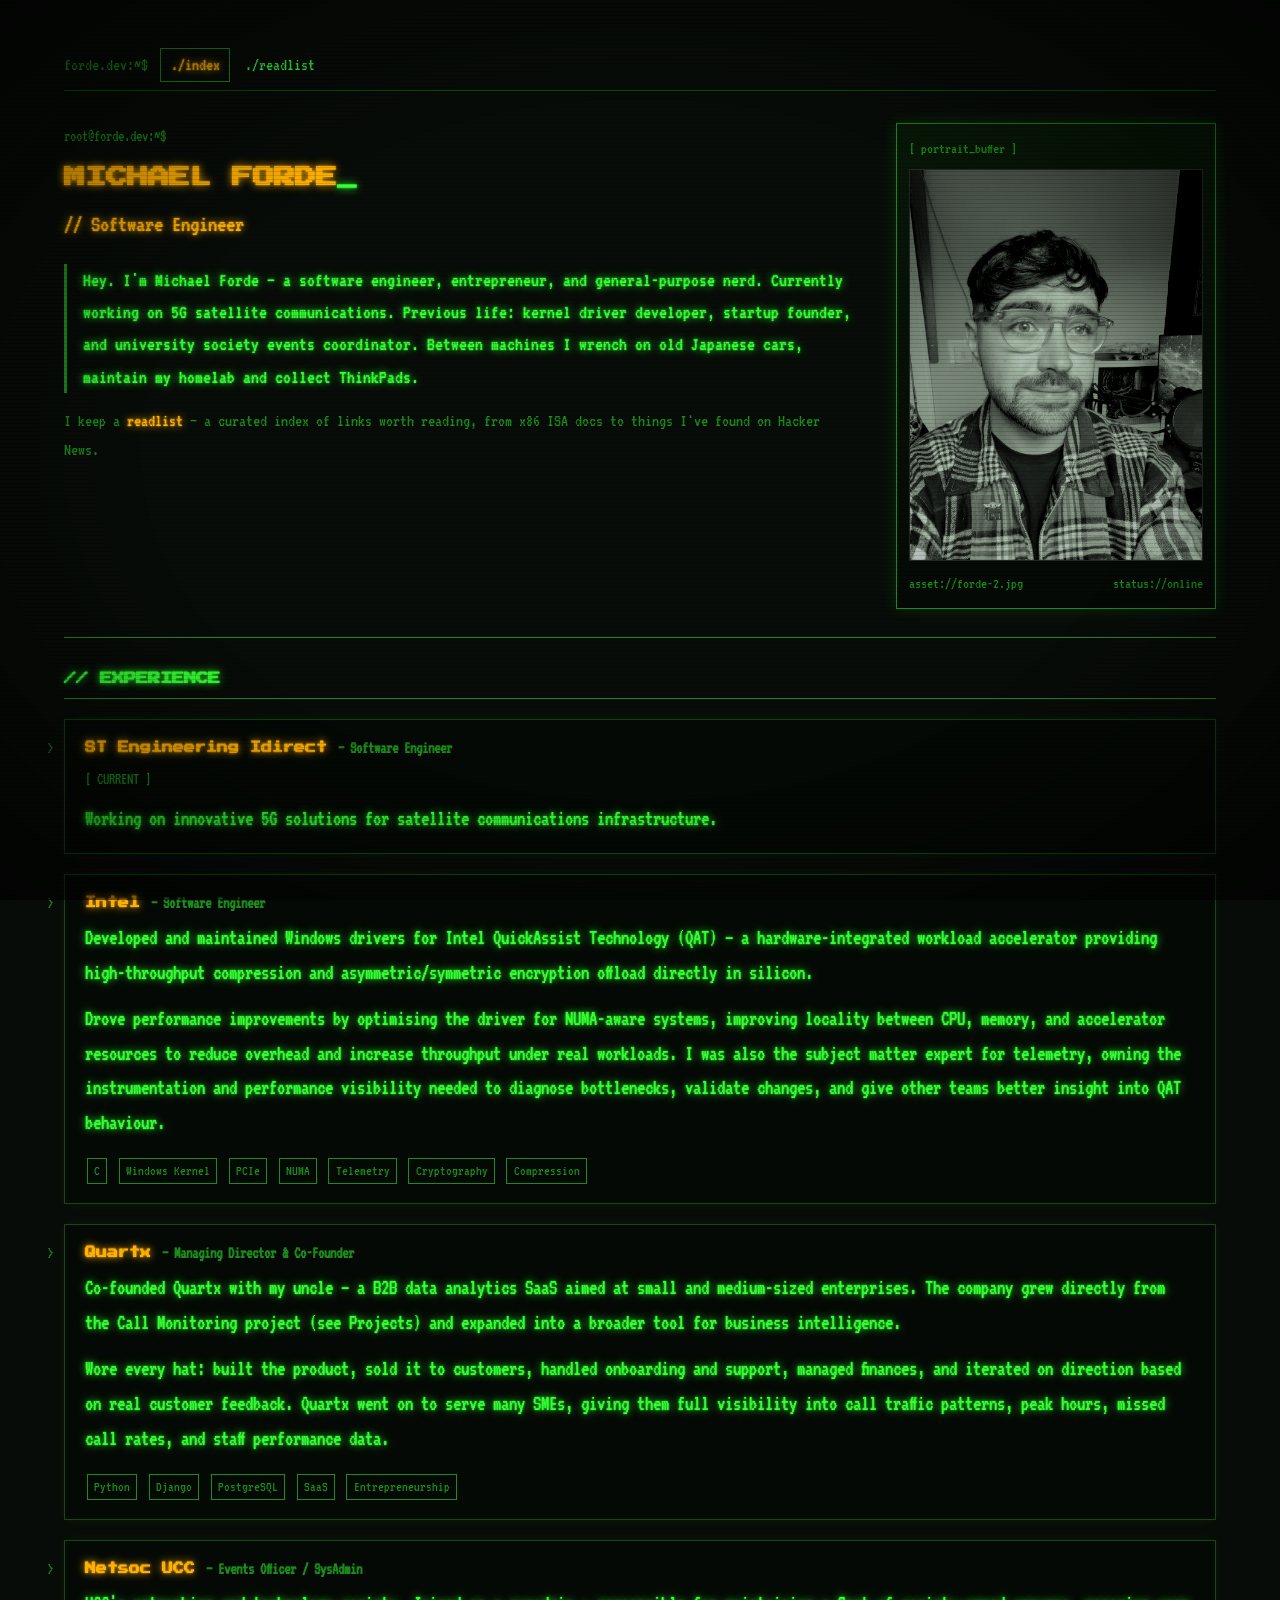
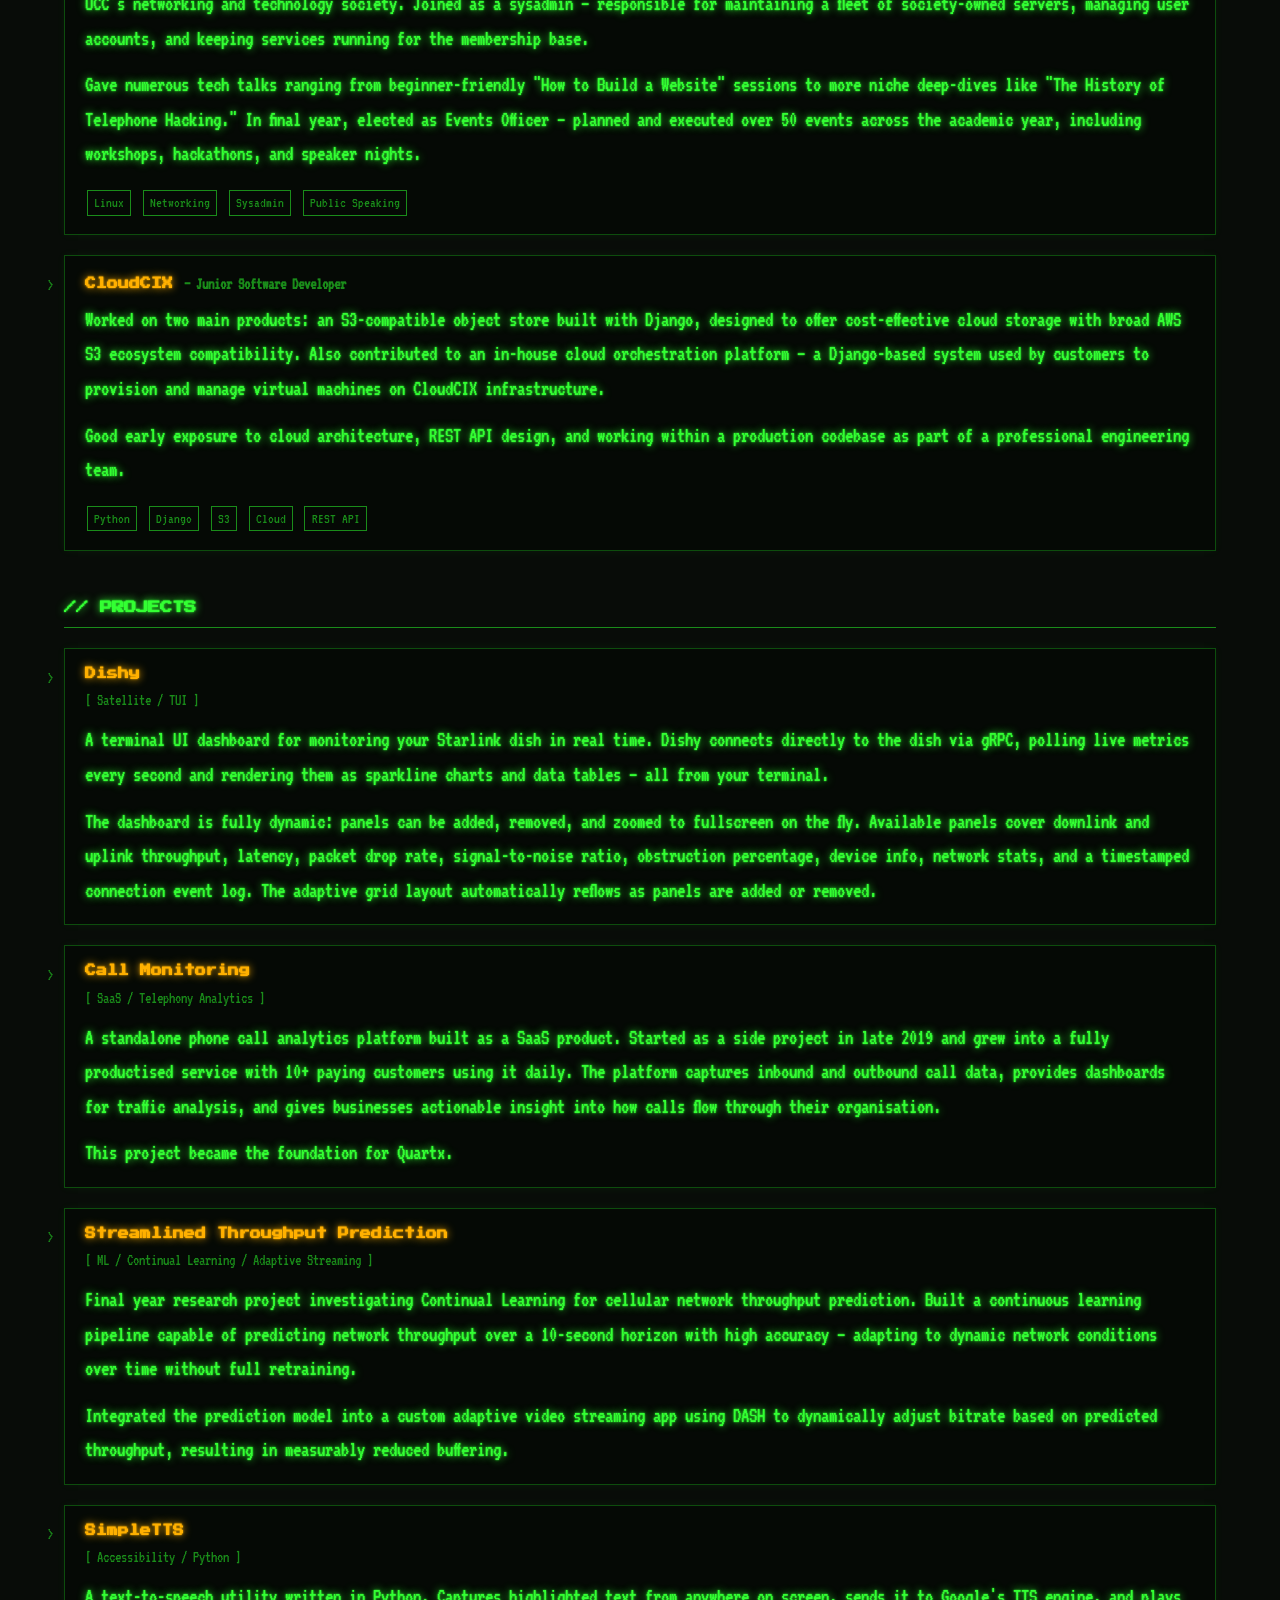
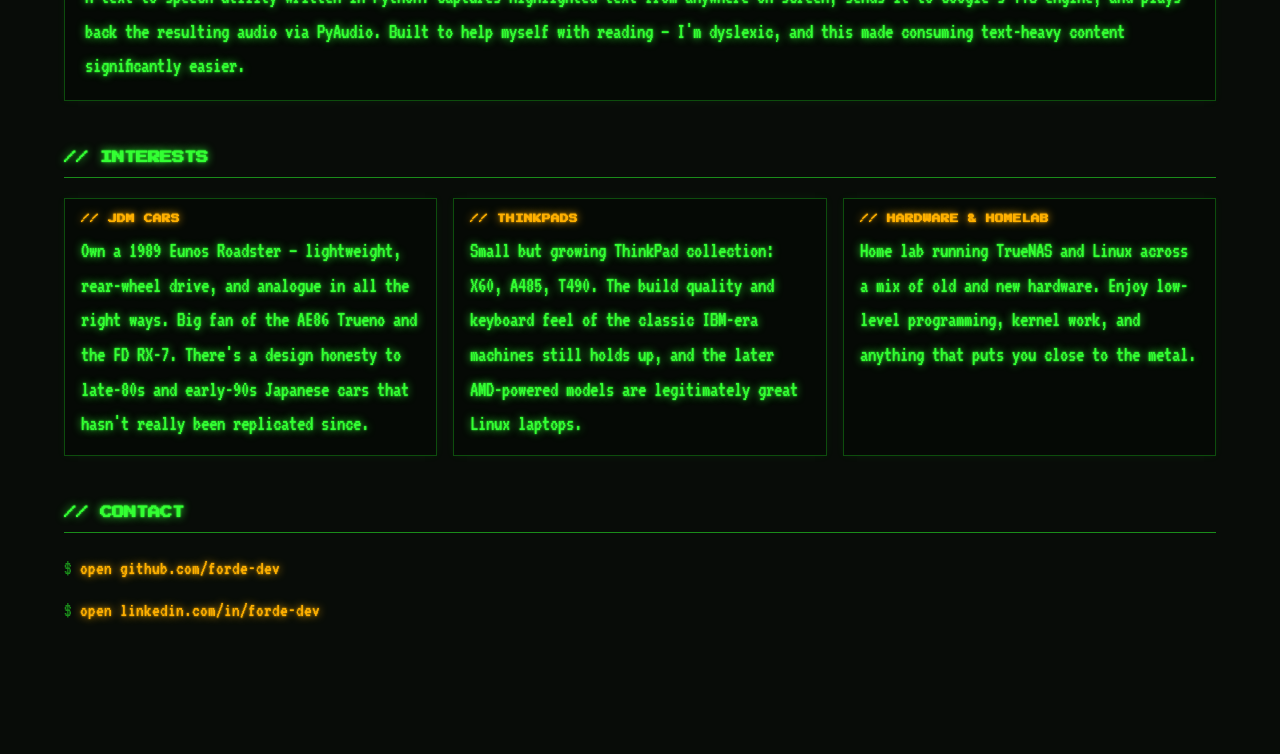
<file: index.html>
<!doctype html>
<html lang="en">

  <head>
    <meta charset="UTF-8" />
    <meta name="viewport" content="width=device-width, initial-scale=1.0" />
    <title>Michael Forde // forde.dev</title>
    <link rel="preconnect" href="https://fonts.googleapis.com" />
    <link rel="preconnect" href="https://fonts.gstatic.com" crossorigin />
    <link href="https://fonts.googleapis.com/css2?family=Press+Start+2P&family=VT323&display=swap" rel="stylesheet" />
    <link rel="stylesheet" type="text/css" href="style/typebase.css" />
  </head>

  <body>

    <!-- NAV -->
    <nav class="site-nav" aria-label="Site navigation">
      <span class="nav-prompt">forde.dev:~$</span>
      <a href="/" class="active">./index</a>
      <a href="/readlist.html">./readlist</a>
    </nav>

    <!-- HEADER -->
    <div class="top">
      <div class="top-grid">
        <div class="top-copy">
          <p class="prompt">root@forde.dev:~$</p>
          <h1 class="cursor">MICHAEL FORDE</h1>
          <p class="lead">// Software Engineer</p>
          <p class="intro-text">
            Hey. I'm Michael Forde — a software engineer, entrepreneur, and general-purpose nerd.
            Currently working on 5G satellite communications. Previous life: kernel driver developer,
            startup founder, and university society events coordinator.
            Between machines I wrench on old Japanese cars, maintain my homelab and collect ThinkPads.
          </p>
          <p class="readlist-cta">
            I keep a <a href="/readlist.html">readlist</a> — a curated index of links worth reading,
            from x86 ISA docs to things I've found on Hacker News.
          </p>
        </div>

        <figure class="profile-card">
          <img src="./assets/forde-2.jpg" alt="Portrait of Michael Forde" class="profile-image" />
          <figcaption class="profile-meta">
            <span>asset://forde-2.jpg</span>
            <span>status://online</span>
          </figcaption>
        </figure>
      </div>
    </div>

    <!-- MAIN -->
    <div class="main">

      <!-- EXPERIENCE -->
      <article>
        <h2>// EXPERIENCE</h2>

        <section>
          <h3>ST Engineering Idirect <small>— Software Engineer</small></h3>
          <p class="section-meta">[ CURRENT ]</p>
          <p>
            Working on innovative 5G solutions for satellite communications infrastructure.
          </p>
        </section>

        <section>
          <h3>Intel <small>— Software Engineer</small></h3>
          <p>
            Developed and maintained Windows drivers for Intel QuickAssist Technology (QAT) —
            a hardware-integrated workload accelerator providing high-throughput compression and
            asymmetric/symmetric encryption offload directly in silicon.
          </p>
          <p>
            Drove performance improvements by optimising the driver for NUMA-aware systems,
            improving locality between CPU, memory, and accelerator resources to reduce overhead
            and increase throughput under real workloads. I was also the subject matter expert for
            telemetry, owning the instrumentation and performance visibility needed to diagnose
            bottlenecks, validate changes, and give other teams better insight into QAT behaviour.
          </p>
          <p>
            <span class="tag">C</span>
            <span class="tag">Windows Kernel</span>
            <span class="tag">PCIe</span>
            <span class="tag">NUMA</span>
            <span class="tag">Telemetry</span>
            <span class="tag">Cryptography</span>
            <span class="tag">Compression</span>
          </p>
        </section>

        <section>
          <h3>Quartx <small>— Managing Director &amp; Co-Founder</small></h3>
          <p>
            Co-founded Quartx with my uncle — a B2B data analytics SaaS aimed at small and
            medium-sized enterprises. The company grew directly from the Call Monitoring project
            (see Projects) and expanded into a broader tool for business intelligence.
          </p>
          <p>
            Wore every hat: built the product, sold it to customers, handled onboarding and support,
            managed finances, and iterated on direction based on real customer feedback.
            Quartx went on to serve many SMEs, giving them full visibility into call traffic patterns,
            peak hours, missed call rates, and staff performance data.
          </p>
          <p>
            <span class="tag">Python</span>
            <span class="tag">Django</span>
            <span class="tag">PostgreSQL</span>
            <span class="tag">SaaS</span>
            <span class="tag">Entrepreneurship</span>
          </p>
        </section>

        <section>
          <h3>Netsoc UCC <small>— Events Officer / SysAdmin</small></h3>
          <p>
            UCC's networking and technology society. Joined as a sysadmin — responsible for
            maintaining a fleet of society-owned servers, managing user accounts, and keeping
            services running for the membership base.
          </p>
          <p>
            Gave numerous tech talks ranging from beginner-friendly "How to Build a Website"
            sessions to more niche deep-dives like "The History of Telephone Hacking."
            In final year, elected as Events Officer — planned and executed over 50 events across
            the academic year, including workshops, hackathons, and speaker nights.
          </p>
          <p>
            <span class="tag">Linux</span>
            <span class="tag">Networking</span>
            <span class="tag">Sysadmin</span>
            <span class="tag">Public Speaking</span>
          </p>
        </section>

        <section>
          <h3>CloudCIX <small>— Junior Software Developer</small></h3>
          <p>
            Worked on two main products: an S3-compatible object store built with Django, designed
            to offer cost-effective cloud storage with broad AWS S3 ecosystem compatibility.
            Also contributed to an in-house cloud orchestration platform — a Django-based system
            used by customers to provision and manage virtual machines on CloudCIX infrastructure.
          </p>
          <p>
            Good early exposure to cloud architecture, REST API design, and working within
            a production codebase as part of a professional engineering team.
          </p>
          <p>
            <span class="tag">Python</span>
            <span class="tag">Django</span>
            <span class="tag">S3</span>
            <span class="tag">Cloud</span>
            <span class="tag">REST API</span>
          </p>
        </section>

      </article>

      <!-- PROJECTS -->
      <article>
        <h2>// PROJECTS</h2>
        
        <section>
          <h3>Dishy</h3>
          <p class="section-meta">[ Satellite / TUI ]</p>
          <p>
            A terminal UI dashboard for monitoring your Starlink dish in real time. Dishy connects
            directly to the dish via gRPC, polling live metrics every second and rendering them as
            sparkline charts and data tables — all from your terminal.
          </p>
          <p>
            The dashboard is fully dynamic: panels can be added, removed, and zoomed to fullscreen
            on the fly. Available panels cover downlink and uplink throughput, latency, packet drop
            rate, signal-to-noise ratio, obstruction percentage, device info, network stats, and a
            timestamped connection event log. The adaptive grid layout automatically reflows as
            panels are added or removed.
          </p>
        </section>

        <section>
          <h3>Call Monitoring</h3>
          <p class="section-meta">[ SaaS / Telephony Analytics ]</p>
          <p>
            A standalone phone call analytics platform built as a SaaS product. Started as a side
            project in late 2019 and grew into a fully productised service with 10+ paying customers
            using it daily. The platform captures inbound and outbound call data, provides dashboards
            for traffic analysis, and gives businesses actionable insight into how calls flow through
            their organisation.
          </p>
          <p>
            This project became the foundation for Quartx.
          </p>
        </section>

        <section>
          <h3>Streamlined Throughput Prediction</h3>
          <p class="section-meta">[ ML / Continual Learning / Adaptive Streaming ]</p>
          <p>
            Final year research project investigating Continual Learning for cellular network
            throughput prediction. Built a continuous learning pipeline capable of predicting
            network throughput over a 10-second horizon with high accuracy — adapting to dynamic
            network conditions over time without full retraining.
          </p>
          <p>
            Integrated the prediction model into a custom adaptive video streaming app using DASH
            to dynamically adjust bitrate based on predicted throughput, resulting in measurably
            reduced buffering.
          </p>
        </section>

        <section>
          <h3>SimpleTTS</h3>
          <p class="section-meta">[ Accessibility / Python ]</p>
          <p>
            A text-to-speech utility written in Python. Captures highlighted text from anywhere
            on screen, sends it to Google's TTS engine, and plays back the resulting audio via
            PyAudio. Built to help myself with reading — I'm dyslexic, and this made consuming
            text-heavy content significantly easier.
          </p>
        </section>

      </article>

      <!-- INTERESTS -->
      <article>
        <h2>// INTERESTS</h2>

        <div class="interests-grid">

          <div class="interest-block">
            <h4>// JDM CARS</h4>
            <p>
              Own a 1989 Eunos Roadster — lightweight, rear-wheel drive,
              and analogue in all the right ways. Big fan of the AE86 Trueno and the
              FD RX-7. There's a design honesty to late-80s and early-90s Japanese cars that
              hasn't really been replicated since.
            </p>
          </div>

          <div class="interest-block">
            <h4>// THINKPADS</h4>
            <p>
              Small but growing ThinkPad collection: X60, A485, T490. The build quality and
              keyboard feel of the classic IBM-era machines still holds up, and the later
              AMD-powered models are legitimately great Linux laptops.
            </p>
          </div>

          <div class="interest-block">
            <h4>// HARDWARE &amp; HOMELAB</h4>
            <p>
              Home lab running TrueNAS and Linux across a mix of old and new hardware. Enjoy low-level
              programming, kernel work, and anything that puts you close to the metal.
            </p>
          </div>

        </div>
      </article>

      <!-- CONTACT -->
      <article>
        <h2>// CONTACT</h2>
        <ul class="contact-links">
          <li><a href="https://github.com/forde-dev" target="_blank" rel="noopener noreferrer">open github.com/forde-dev</a></li>
          <li><a href="https://www.linkedin.com/in/forde-dev/" target="_blank" rel="noopener noreferrer">open linkedin.com/in/forde-dev</a></li>
        </ul>
      </article>

    </div>

  </body>
</html>
</file>
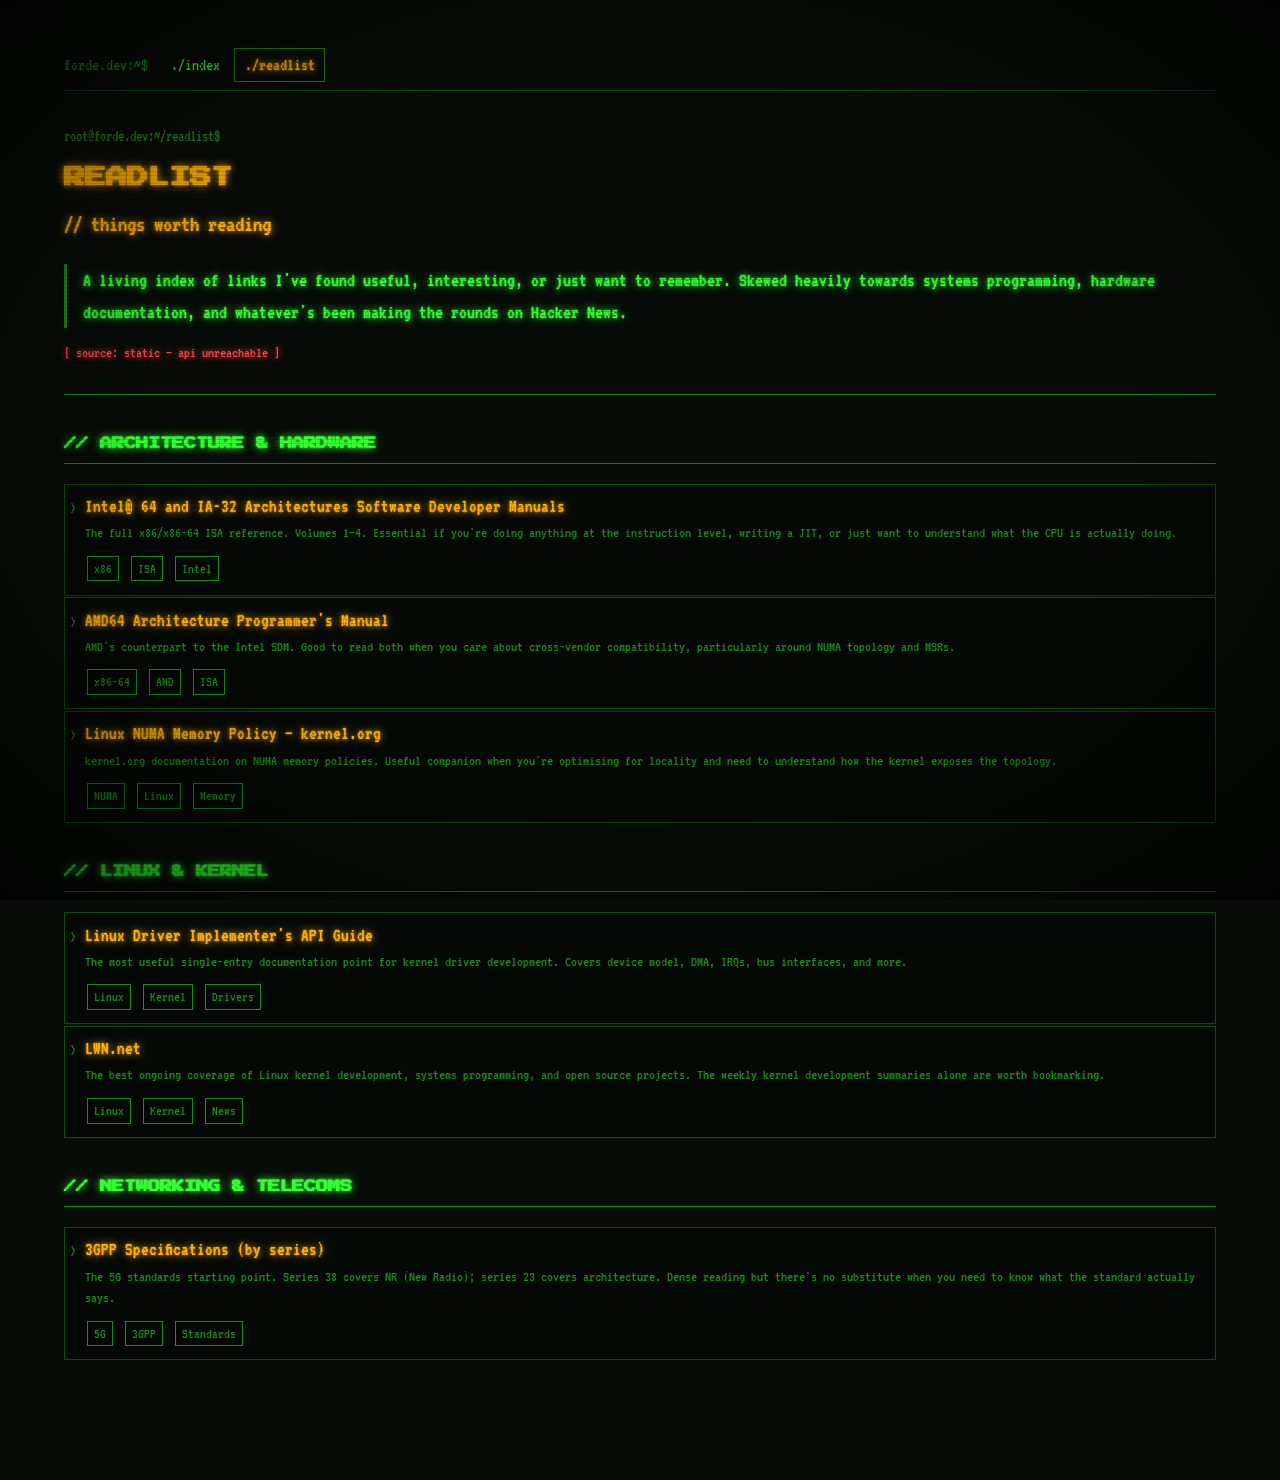
<file: readlist.html>
<!doctype html>
<html lang="en">

  <head>
    <meta charset="UTF-8" />
    <meta name="viewport" content="width=device-width, initial-scale=1.0" />
    <title>Readlist // forde.dev</title>
    <link rel="preconnect" href="https://fonts.googleapis.com" />
    <link rel="preconnect" href="https://fonts.gstatic.com" crossorigin />
    <link href="https://fonts.googleapis.com/css2?family=Press+Start+2P&family=VT323&display=swap" rel="stylesheet" />
    <link rel="stylesheet" type="text/css" href="style/typebase.css" />
  </head>

  <body>

    <!-- NAV -->
    <nav class="site-nav" aria-label="Site navigation">
      <span class="nav-prompt">forde.dev:~$</span>
      <a href="/">./index</a>
      <a href="/readlist.html" class="active">./readlist</a>
    </nav>

    <!-- HEADER -->
    <div class="top readlist-header">
      <p class="prompt">root@forde.dev:~/readlist$</p>
      <h1>READLIST</h1>
      <p class="lead">// things worth reading</p>
      <p class="intro-text">
        A living index of links I've found useful, interesting, or just want to remember.
        Skewed heavily towards systems programming, hardware documentation, and whatever's
        been making the rounds on Hacker News.
      </p>
      <!--
        Future: this list is fetched live from readlist.forde.dev/links on page load.
        If the API is unreachable the page falls back to the static list below.
        Status is reported in the indicator at the bottom of this header.
      -->
      <p id="readlist-status" class="readlist-status" aria-live="polite"></p>
    </div>

    <!-- MAIN -->
    <div class="main" id="readlist-main">

      <!-- =====================================================================
           STATIC FALLBACK LIST
           This is the canonical content. The JS below will replace it at runtime
           if readlist.forde.dev/links responds successfully.
           To add links here: copy a <li class="link-item"> block and fill it in.
           ===================================================================== -->

      <article class="link-category">
        <h2>// ARCHITECTURE &amp; HARDWARE</h2>
        <ul class="link-list" id="cat-arch">

          <li class="link-item">
            <a href="https://www.intel.com/content/www/us/en/developer/articles/technical/intel-sdm.html"
               target="_blank" rel="noopener noreferrer">
              Intel® 64 and IA-32 Architectures Software Developer Manuals
            </a>
            <p class="link-note">The full x86/x86-64 ISA reference. Volumes 1–4. Essential if you're
            doing anything at the instruction level, writing a JIT, or just want to understand
            what the CPU is actually doing.</p>
            <div class="link-tags">
              <span class="tag">x86</span>
              <span class="tag">ISA</span>
              <span class="tag">Intel</span>
            </div>
          </li>

          <li class="link-item">
            <a href="https://www.amd.com/en/search/documentation/hub.html#q=AMD64%20Architecture%20Programmer%27s%20Manual&sortCriteria=%40amd_release_date%20descending&f-amd_document_type=Programmer%20References"
               target="_blank" rel="noopener noreferrer">
              AMD64 Architecture Programmer's Manual
            </a>
            <p class="link-note">AMD's counterpart to the Intel SDM. Good to read both when you care
            about cross-vendor compatibility, particularly around NUMA topology and MSRs.</p>
            <div class="link-tags">
              <span class="tag">x86-64</span>
              <span class="tag">AMD</span>
              <span class="tag">ISA</span>
            </div>
          </li>

          <li class="link-item">
            <a href="https://www.kernel.org/doc/html/latest/admin-guide/mm/numa_memory_policy.html"
               target="_blank" rel="noopener noreferrer">
              Linux NUMA Memory Policy — kernel.org
            </a>
            <p class="link-note">kernel.org documentation on NUMA memory policies. Useful companion when
            you're optimising for locality and need to understand how the kernel exposes the topology.</p>
            <div class="link-tags">
              <span class="tag">NUMA</span>
              <span class="tag">Linux</span>
              <span class="tag">Memory</span>
            </div>
          </li>


        </ul>
      </article>

      <article class="link-category">
        <h2>// LINUX &amp; KERNEL</h2>
        <ul class="link-list" id="cat-kernel">

          <li class="link-item">
            <a href="https://www.kernel.org/doc/html/latest/driver-api/index.html"
               target="_blank" rel="noopener noreferrer">
              Linux Driver Implementer's API Guide
            </a>
            <p class="link-note">The most useful single-entry documentation point for kernel driver
            development. Covers device model, DMA, IRQs, bus interfaces, and more.</p>
            <div class="link-tags">
              <span class="tag">Linux</span>
              <span class="tag">Kernel</span>
              <span class="tag">Drivers</span>
            </div>
          </li>

          <li class="link-item">
            <a href="https://lwn.net/"
               target="_blank" rel="noopener noreferrer">
              LWN.net
            </a>
            <p class="link-note">The best ongoing coverage of Linux kernel development, systems
            programming, and open source projects. The weekly kernel development summaries alone
            are worth bookmarking.</p>
            <div class="link-tags">
              <span class="tag">Linux</span>
              <span class="tag">Kernel</span>
              <span class="tag">News</span>
            </div>
          </li>

        </ul>
      </article>

      <article class="link-category">
        <h2>// NETWORKING &amp; TELECOMS</h2>
        <ul class="link-list" id="cat-net">

          <li class="link-item">
            <a href="https://www.3gpp.org/specifications-technologies/specifications-by-series"
               target="_blank" rel="noopener noreferrer">
              3GPP Specifications (by series)
            </a>
            <p class="link-note">The 5G standards starting point. Series 38 covers NR (New Radio);
            series 23 covers architecture. Dense reading but there's no substitute when you need
            to know what the standard actually says.</p>
            <div class="link-tags">
              <span class="tag">5G</span>
              <span class="tag">3GPP</span>
              <span class="tag">Standards</span>
            </div>
          </li>

        </ul>
      </article>

    </div><!-- /#readlist-main -->

    <script>
      /*
       * readlist.forde.dev integration
       * --------------------------------
       * On page load this script attempts to fetch the link list from
       *   GET https://readlist.forde.dev/links
       *
       * Expected response shape (JSON array):
       *
       *   [
       *     {
       *       "category": "ARCHITECTURE & HARDWARE",
       *       "id": "cat-arch",
       *       "links": [
       *         {
       *           "url":   "https://...",
       *           "title": "...",
       *           "note":  "...",
       *           "tags":  ["x86", "ISA"]
       *         }
       *       ]
       *     }
       *   ]
       *
       * If the API responds successfully the static categories above are each
        setStatus('[ fetching readlist.forde.dev... ]', '');


       * replaced with the live data. If the request fails (network error, non-2xx,
       * or CORS block) the static HTML is left untouched and the status indicator
       * reports the fallback.
       *
       * To activate: remove the `return;` line at the top of the IIFE below.
       */
      (function () {
        const API = 'https://readlist.forde.dev/links';
        const statusEl = document.getElementById('readlist-status');

        function setStatus(msg, type) {
          statusEl.textContent = msg;
          statusEl.className = 'readlist-status ' + type;
        }

        function buildCategory(cat) {
          const article = document.createElement('article');
          article.className = 'link-category';

          const h2 = document.createElement('h2');
          h2.textContent = '// ' + cat.category;
          article.appendChild(h2);

          const ul = document.createElement('ul');
          ul.className = 'link-list';
          ul.id = cat.id || '';

          cat.links.forEach(function (link) {
            const li = document.createElement('li');
            li.className = 'link-item';

            const a = document.createElement('a');
            a.href = link.url;
            a.textContent = link.title;
            a.target = '_blank';
            a.rel = 'noopener noreferrer';
            li.appendChild(a);

            if (link.note) {
              const p = document.createElement('p');
              p.className = 'link-note';
              p.textContent = link.note;
              li.appendChild(p);
            }

            if (link.tags && link.tags.length) {
              const div = document.createElement('div');
              div.className = 'link-tags';
              link.tags.forEach(function (tag) {
                const span = document.createElement('span');
                span.className = 'tag';
                span.textContent = tag;
                div.appendChild(span);
              });
              li.appendChild(div);
            }

            ul.appendChild(li);
          });

          article.appendChild(ul);
          return article;
        }

        setStatus('[ fetching readlist.forde.dev... ]', '');

        fetch(API)
          .then(function (res) {
            if (!res.ok) throw new Error('HTTP ' + res.status);
            return res.json();
          })
          .then(function (data) {
            if (!Array.isArray(data) || data.length === 0) {
              throw new Error('empty or malformed response');
            }
            const main = document.getElementById('readlist-main');
            main.innerHTML = '';
            data.forEach(function (cat) {
              main.appendChild(buildCategory(cat));
            });
            setStatus('[ source: readlist.forde.dev — live ]', 'live');
          })
          .catch(function (err) {
            console.warn('[readlist] API unavailable, using static list:', err.message);
            setStatus('[ source: static — api unreachable ]', 'fail');
          });
      }());
    </script>

  </body>
</html>
</file>
<file: style/typebase.css>
/* forde.dev — CRT Terminal Theme */
@import url('https://fonts.googleapis.com/css2?family=Press+Start+2P&family=VT323&display=swap');

:root {
  --bg:          #080c08;
  --fg:          #33ff33;
  --fg-dim:      #1a8c1a;
  --fg-dark:     #0d4d0d;
  --amber:       #ffb000;
  --amber-dim:   #a07000;
  --section-bg:  #050905;
  --glow:        0 0 8px #33ff33, 0 0 2px #33ff33;
  --amber-glow:  0 0 8px #ffb000, 0 0 2px #ffb000;
}

*, *::before, *::after {
  box-sizing: border-box;
  margin: 0;
  padding: 0;
}

html {
  background-color: var(--bg);
  color: var(--fg);
  font-size: 16px;
}

body {
  font-family: 'VT323', monospace;
  font-size: clamp(1.1rem, 0.95rem + 0.45vw, 1.35rem);
  line-height: 1.65;
  width: 100%;
  max-width: none;
  margin: 0;
  padding: clamp(1.25rem, 3vw, 2.5rem) clamp(1rem, 5vw, 4.5rem) 5rem;
  background-color: var(--bg);
  text-shadow: var(--glow);
  position: relative;
}

/* CRT scanlines */
body::before {
  content: '';
  display: block;
  position: fixed;
  inset: 0;
  pointer-events: none;
  z-index: 9999;
  background: repeating-linear-gradient(
    to bottom,
    transparent 0px,
    transparent 3px,
    rgba(0, 0, 0, 0.12) 3px,
    rgba(0, 0, 0, 0.12) 4px
  );
}

/* CRT vignette */
body::after {
  content: '';
  display: block;
  position: fixed;
  inset: 0;
  pointer-events: none;
  z-index: 9998;
  background: radial-gradient(ellipse at center, transparent 55%, rgba(0, 0, 0, 0.65) 100%);
}

/* --- Headings --- */

h1, h2, h3, h4 {
  font-family: 'Press Start 2P', monospace;
  line-height: 1.6;
}

h1 {
  font-size: clamp(0.95rem, 0.7rem + 0.8vw, 1.6rem);
  color: var(--amber);
  text-shadow: var(--amber-glow);
  margin-bottom: 0.6rem;
}

h2 {
  font-size: clamp(0.62rem, 0.5rem + 0.35vw, 0.9rem);
  color: var(--fg);
  text-shadow: var(--glow);
  border-bottom: 1px solid var(--fg-dim);
  padding-bottom: 0.5rem;
  margin-bottom: 1.25rem;
}

h3 {
  font-size: clamp(0.54rem, 0.46rem + 0.28vw, 0.72rem);
  color: var(--amber);
  text-shadow: var(--amber-glow);
  margin-bottom: 0.3rem;
}

h4 {
  font-size: clamp(0.46rem, 0.4rem + 0.18vw, 0.58rem);
  color: var(--amber);
  text-shadow: var(--amber-glow);
  margin-bottom: 0.5rem;
}

small {
  font-family: 'VT323', monospace;
  font-size: 1rem;
  color: var(--fg-dim);
  text-shadow: none;
  font-style: normal;
}

p {
  margin-bottom: 0.75rem;
}

p:last-child {
  margin-bottom: 0;
}

a {
  color: var(--amber);
  text-decoration: none;
  text-shadow: var(--amber-glow);
}

a:hover {
  color: #ffffff;
  text-shadow: 0 0 10px #ffffff, 0 0 4px var(--amber);
}

/* --- Blinking cursor --- */

@keyframes blink {
  0%, 100% { opacity: 1; }
  50%       { opacity: 0; }
}

.cursor::after {
  content: '_';
  display: inline-block;
  animation: blink 1s step-end infinite;
  color: var(--fg);
  text-shadow: var(--glow);
}

/* --- Site nav --- */

.site-nav {
  font-family: 'VT323', monospace;
  font-size: clamp(0.95rem, 0.85rem + 0.3vw, 1.1rem);
  border-bottom: 1px solid var(--fg-dark);
  padding: 0.6rem 0 0.5rem;
  margin-bottom: 0;
  display: flex;
  gap: 0.25rem;
  align-items: baseline;
  flex-wrap: wrap;
}

.site-nav .nav-prompt {
  color: var(--fg-dim);
  text-shadow: none;
  margin-right: 0.5rem;
  white-space: nowrap;
}

.site-nav a {
  color: var(--fg);
  text-shadow: none;
  text-decoration: none;
  padding: 0.1rem 0.6rem;
  border: 1px solid transparent;
  transition: border-color 0.15s, color 0.15s;
}

.site-nav a:hover,
.site-nav a.active {
  color: var(--amber);
  border-color: var(--fg-dim);
  text-shadow: var(--amber-glow);
}

/* --- Header --- */

.top {
  padding: 2rem 0 1.75rem;
  border-bottom: 1px solid var(--fg-dim);
  margin-bottom: 2rem;
}

.top-grid {
  display: grid;
  grid-template-columns: minmax(0, 1.6fr) minmax(220px, 320px);
  gap: clamp(1rem, 3vw, 2.5rem);
  align-items: start;
}

.top-copy {
  min-width: 0;
}

.prompt {
  font-family: 'VT323', monospace;
  font-size: 1rem;
  color: var(--fg-dim);
  text-shadow: none;
  margin-bottom: 0.75rem;
}

.lead {
  font-family: 'VT323', monospace;
  font-size: clamp(1.25rem, 1.05rem + 0.5vw, 1.6rem);
  color: var(--amber);
  text-shadow: var(--amber-glow);
  margin-bottom: 1.25rem;
}

.intro-text {
  border-left: 3px solid var(--fg-dim);
  padding-left: 1rem;
  color: var(--fg);
  font-size: clamp(1.1rem, 0.95rem + 0.35vw, 1.35rem);
}

.readlist-cta {
  margin-top: 0.85rem;
  font-size: clamp(1rem, 0.9rem + 0.25vw, 1.2rem);
  color: var(--fg-dim);
  text-shadow: none;
}

.profile-card {
  margin: 0;
  border: 1px solid var(--fg-dim);
  background:
    linear-gradient(180deg, rgba(51, 255, 51, 0.06), rgba(0, 0, 0, 0)),
    var(--section-bg);
  box-shadow: 0 0 14px rgba(51, 255, 51, 0.14);
  padding: 0.75rem;
  position: relative;
}

.profile-card::before {
  content: '[ portrait_buffer ]';
  display: block;
  margin-bottom: 0.5rem;
  color: var(--fg-dim);
  text-shadow: none;
  font-size: 0.95rem;
}

.profile-image {
  display: block;
  width: 100%;
  aspect-ratio: 3 / 4;
  object-fit: cover;
  border: 1px solid var(--fg-dark);
  filter: grayscale(100%) sepia(35%) hue-rotate(70deg) brightness(0.72) contrast(1.08);
  box-shadow: inset 0 0 0 1px rgba(51, 255, 51, 0.14);
}

.profile-meta {
  display: flex;
  justify-content: space-between;
  gap: 0.75rem;
  margin-top: 0.6rem;
  color: var(--fg-dim);
  text-shadow: none;
  font-size: 0.95rem;
}

/* --- Main --- */

.main {
  width: 100%;
}

article {
  margin-bottom: 3rem;
}

section {
  border: 1px solid var(--fg-dark);
  box-shadow: 0 0 8px rgba(51, 255, 51, 0.06);
  padding: 1rem 1.25rem;
  margin-bottom: 1.25rem;
  background: var(--section-bg);
  position: relative;
}

section::before {
  content: '>';
  position: absolute;
  top: 0.9rem;
  left: -1.15rem;
  color: var(--fg-dim);
  font-family: 'VT323', monospace;
  font-size: 1.1rem;
  text-shadow: none;
}

.section-meta {
  font-size: 1rem;
  color: var(--fg-dim);
  text-shadow: none;
  margin-bottom: 0.6rem;
}

/* --- Tags --- */

.tag {
  display: inline-block;
  border: 1px solid var(--fg-dim);
  font-size: 0.9rem;
  padding: 0 0.4rem;
  margin: 0.15rem 0.1rem 0;
  color: var(--fg-dim);
  text-shadow: none;
  font-family: 'VT323', monospace;
}

/* --- Interests grid --- */

.interests-grid {
  display: grid;
  grid-template-columns: repeat(auto-fit, minmax(260px, 1fr));
  gap: 1rem;
}

.interest-block {
  border: 1px solid var(--fg-dark);
  box-shadow: 0 0 8px rgba(51, 255, 51, 0.06);
  padding: 0.85rem 1rem;
  background: var(--section-bg);
}

/* --- Contact --- */

.contact-links {
  list-style: none;
  padding: 0;
}

.contact-links li {
  margin-bottom: 0.6rem;
  font-size: 1.2rem;
}

.contact-links li::before {
  content: '$ ';
  color: var(--fg-dim);
  text-shadow: none;
}

/* --- Readlist --- */

.readlist-header {
  margin-bottom: 2.5rem;
}

.readlist-status {
  font-size: 0.95rem;
  color: var(--fg-dim);
  text-shadow: none;
  margin-top: 0.75rem;
}

.readlist-status.ok   { color: var(--fg);    text-shadow: var(--glow); }
.readlist-status.fail { color: #ff4444;       text-shadow: 0 0 6px #ff4444; }
.readlist-status.live { color: var(--amber);  text-shadow: var(--amber-glow); }

.link-category {
  margin-bottom: 2.5rem;
}

.link-list {
  list-style: none;
  padding: 0;
  display: flex;
  flex-direction: column;
  gap: 0.1rem;
}

.link-item {
  border: 1px solid var(--fg-dark);
  background: var(--section-bg);
  padding: 0.65rem 1rem 0.65rem 1.25rem;
  position: relative;
  display: flex;
  flex-direction: column;
  gap: 0.15rem;
}

.link-item::before {
  content: '>';
  position: absolute;
  left: 0.3rem;
  top: 0.65rem;
  color: var(--fg-dim);
  text-shadow: none;
  font-size: 1rem;
}

.link-item a {
  font-size: clamp(1.1rem, 0.95rem + 0.3vw, 1.3rem);
  line-height: 1.3;
  word-break: break-word;
}

.link-item .link-note {
  font-size: 0.95rem;
  color: var(--fg-dim);
  text-shadow: none;
  margin: 0;
  line-height: 1.4;
}

.link-item .link-tags {
  margin-top: 0.25rem;
}

/* --- Responsive --- */

@media (max-width: 620px) {
  body {
    padding-inline: 0.9rem;
  }

  .top {
    padding-top: 1rem;
  }

  .top-grid {
    grid-template-columns: 1fr;
  }

  .profile-card {
    max-width: min(100%, 340px);
  }

  .intro-text,
  section,
  .interest-block {
    padding-left: 0.85rem;
    padding-right: 0.85rem;
  }

  .interests-grid {
    grid-template-columns: 1fr;
  }

  section::before {
    display: none;
  }
}
</file>
